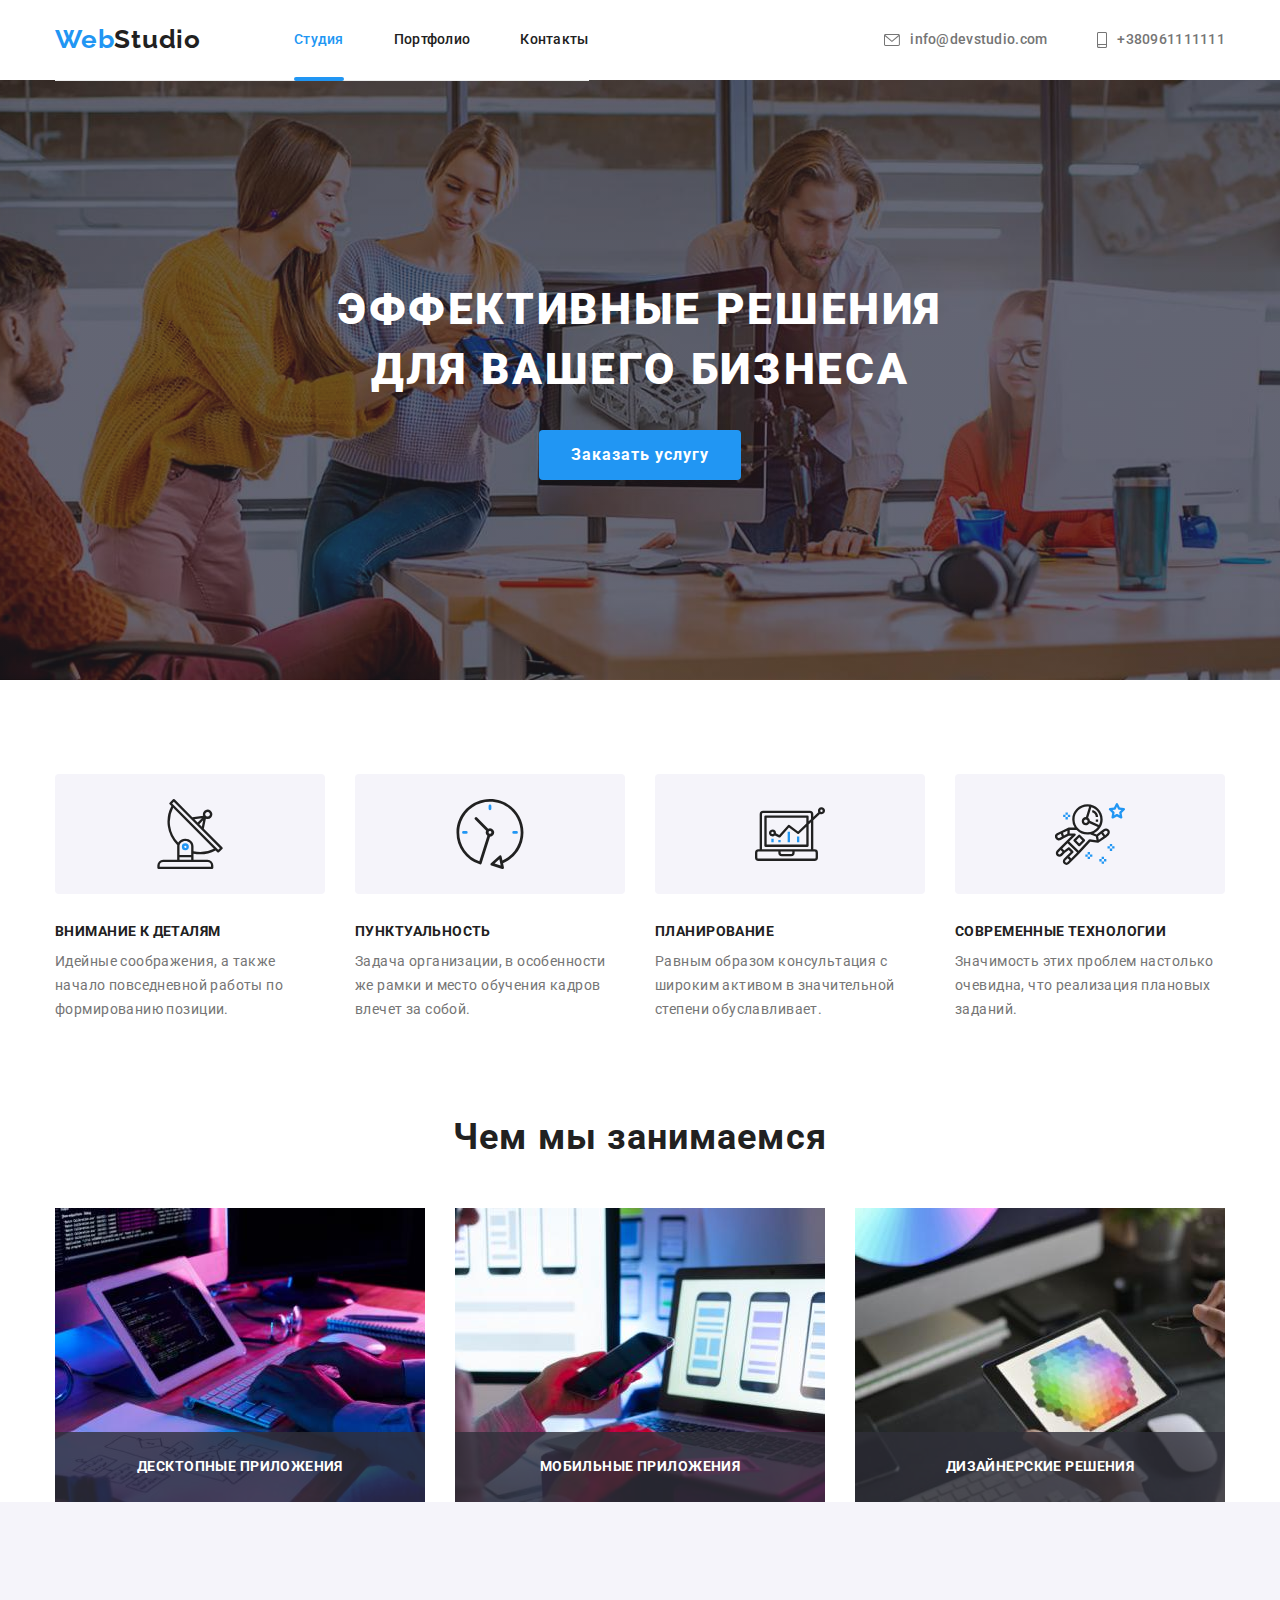
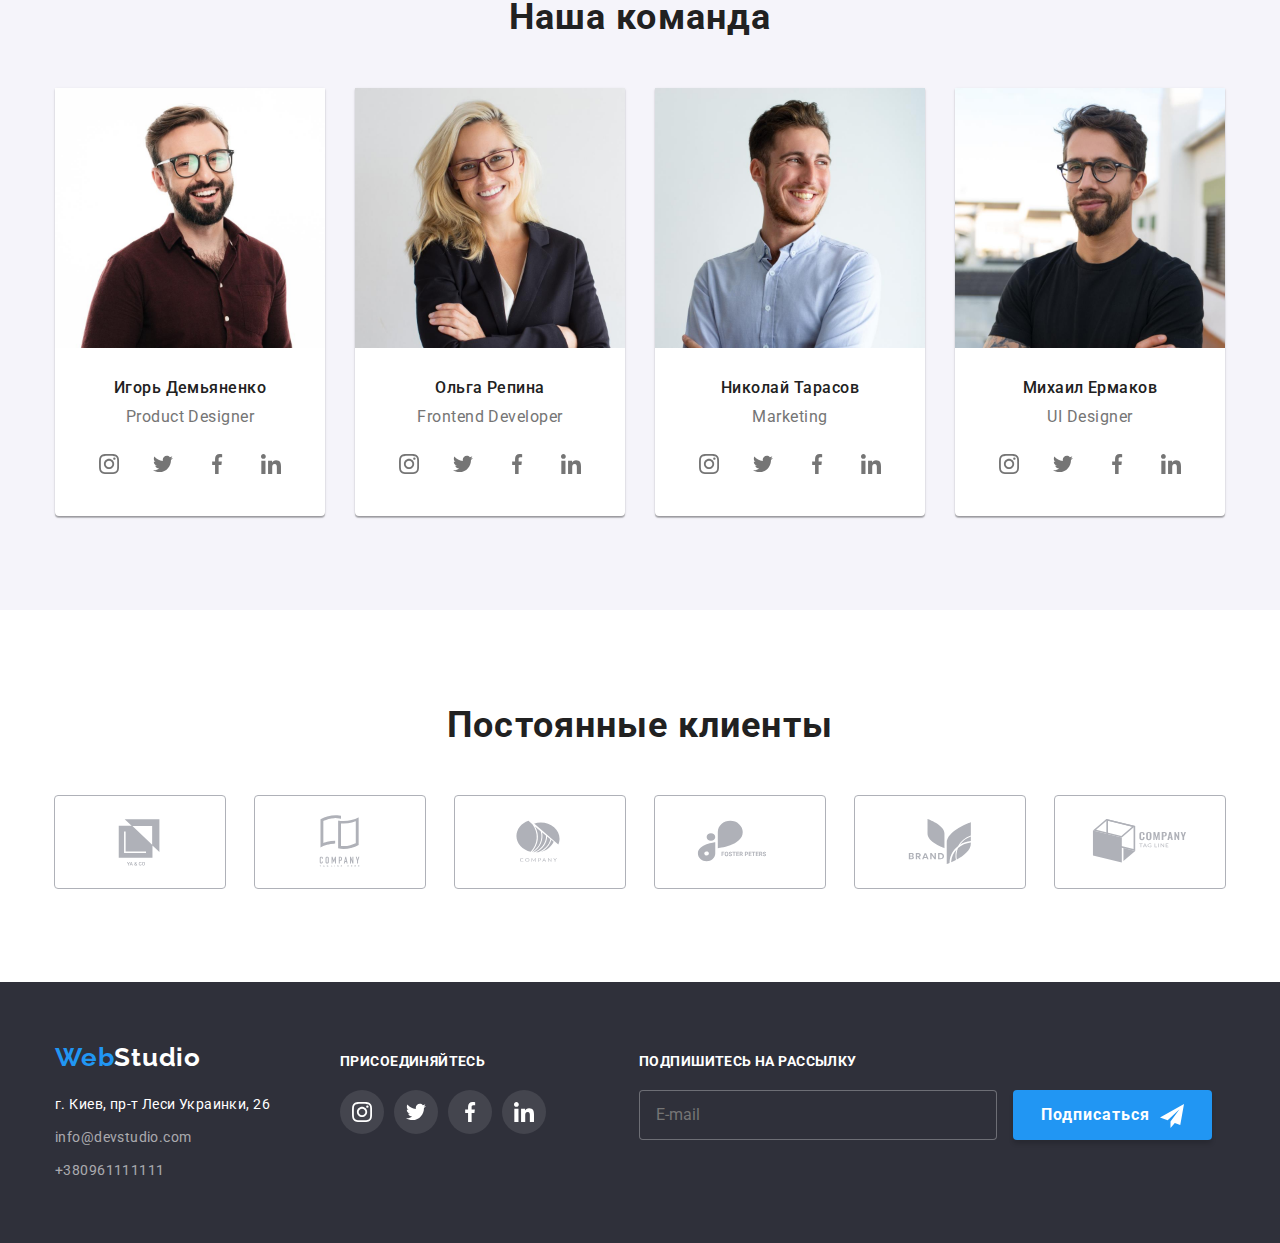
<file: index.html>
<!DOCTYPE html>
<html lang="ru">
<head>
    <meta charset="UTF-8">
    <meta http-equiv="X-UA-Compatible" content="IE=edge">
    <meta name="viewport" content="width=device-width, initial-scale=1.0">
    <title>WebStudio</title>
    <link rel="preconnect" href="https://fonts.googleapis.com">
    <link rel="preconnect" href="https://fonts.gstatic.com" crossorigin>
    <link href="https://fonts.googleapis.com/css2?family=Raleway:wght@700&family=Roboto:wght@400;500;700;900&display=swap"
        rel="stylesheet">
    <link rel="stylesheet" href="https://cdnjs.cloudflare.com/ajax/libs/modern-normalize/1.1.0/modern-normalize.min.css">
    <link rel="stylesheet" href="./css/main.min.css">
</head>

<body>
    <!-- Шапка -->
    <header class="header">
        <div class="container main-nav">
    <nav class="main-nav">
    <a href="/index.html" class="logo">Web<span class="logo-part">Studio</span></a>
    <ul class="site-nav">
        <li class="site-nav__item"><a href="" class="site-nav__link current">Студия</a></li>
        <li class="site-nav__item"><a href="./portfolio.html" class="site-nav__link">Портфолио</a></li>
        <li class="site-nav__item"><a href="" class="site-nav__link">Контакты</a></li>
    </ul>
    </nav>
    <ul class="contacts-nav">
    <li class="contacts-nav__item">
        <a href="mailto:info@devstudio.com" class="contacts-nav__link">
            <svg class="contacts-nav__header-icon" width="16px" height="12px">
                <use href="./images/sprite.svg#icon-envelope"></use>
            </svg>
            info@devstudio.com
        </a>
    </li>
    <li class="contacts-nav__item">
        <a href="tel:+380961111111" class="contacts-nav__link">
            <svg class="contacts-nav__header-icon" width="10px" height="16px">
                <use href="./images/sprite.svg#icon-smartphone"></use>
            </svg>
            +380961111111
        </a>
    </li>
    </ul>
    </div>
    </header>

<main>
    <!-- Герой -->
      <section class="hero">
        <div class="container">
        <h1 class="hero__title">Эффективные решения для вашего бизнеса</h1>
        <button type="button" class="hero__button" data-modal-open>Заказать услугу</button>
    </div>
    <!-- Модальное окно -->
    <div class="backdrop is-hidden" data-modal>
        <div class="modal">
            <button class="modal__button-close" type="button" data-modal-close>
                <svg class="modal__icon-close">
                    <use href="./images/sprite.svg#icon-close"></use>
                </svg>
            </button>

            <p class="modal__title">Оставьте свои данные, мы вам перезвоним</p>
            <form class="modal__form" autocomplete="off">
                <label class="modal-label">
                    <span class="modal-label__title">Имя</span>
                    <input class="modal-label__input" type="text" required>
                    <svg class="modal-label__icon">
                        <use href="./images/sprite.svg#icon-user"></use>
                    </svg>
                </label>
                <label class="modal-label">
                    <span class="modal-label__title">Телефон</span>
                    <input class="modal-label__input" type="tel" required>
                    <svg class="modal-label__icon">
                        <use href="./images/sprite.svg#icon-tel"></use>
                    </svg>
                </label>
                <label class="modal-label">
                    <span class="modal-label__title">Почта</span>
                    <input class="modal-label__input" type="email" required>
                    <svg class="modal-label__icon">
                        <use href="./images/sprite.svg#icon-mail"></use>
                    </svg>
                </label>
                <label class="modal-label">
                    <span class="modal-label__title">Комментарий</span>
                    <textarea class="modal-label__area-text" name="comment" placeholder="Введите текст"></textarea>
                </label>
                <label class="modal-check">
                    <input class="modal-check__checkbox" type="checkbox" required>
                    <span class="modal-check__icon-check"></span>
                    Соглашаюсь с рассылкой и принимаю<a class="modal-check__terms-link" href="#">Условия
                        договора</a>
                </label>
                <button class="modal-button" type="submit">Отправить</button>
                </form>
        </div>
    </div>

    </section>
       <!-- Наши преимущества -->
    <section class="section">
        <div class="container">
    <ul class="benefits">
        <li class="benefits-item">
            <div class="benefits-item__icon-block">
            <svg class="bbenefits-item__icon" width="70px" height="70px">
                <use href="./images/sprite.svg#icon-antenna"></use>
            </svg>
            </div>
            <h2 class="benefits-item__title">Внимание к деталям</h2>
            <p class="benefits-item__text">Идейные соображения, а также начало повседневной работы по формированию позиции.</p>
        </li>
        <li class="benefits-item">
            <div class="benefits-item__icon-block">
            <svg class="benefits-item__icon" width="70px" height="70px">
                <use href="./images/sprite.svg#icon-clock"></use>
            </svg>
            </div>
            <h2 class="benefits-item__title">Пунктуальность</h2>
            <p class="benefits-item__text">Задача организации, в особенности же рамки и место обучения кадров влечет за собой.</p>
        </li>
        <li class="benefits-item">
            <div class="benefits-item__icon-block">
            <svg class="benefits-item__icon" width="70px" height="70px">
                <use href="./images/sprite.svg#icon-diagram"></use>
            </svg>
            </div>
            <h2 class="benefits-item__title">Планирование</h2>
            <p class="benefits-item__text">Равным образом консультация с широким активом в значительной степени обуславливает.</p>
        </li>
        <li class="benefits-item">
            <div class="benefits-item__icon-block">
            <svg class="benefits-item__icon" width="70px" height="70px">
                <use href="./images/sprite.svg#icon-astronaut"></use>
            </svg>
            </div>
            <h2 class="benefits-item__title">Современные технологии</h2>
            <p class="benefits-item__text">Значимость этих проблем настолько очевидна, что реализация плановых заданий.</p>
        </li>
    </ul>
    </div>
</section>
    <!-- Чем мы занимаемся -->
<section class="work">
    <div class="container">
    <h3 class="work__title">Чем мы занимаемся</h3>
    <ul class="work-items">
    <li class="work-items__item">
        <div class="work-items__box-image">
    <img src="./images/box1.jpg" alt="developer" width="370" class="img">
    <div class="work-items__work-box">
        <h3 class="work-items__work-box-title">Десктопные приложения</h3>
    </div>
    </div>
</li>
    <li class="work-items__item">
        <div class="work-items__box-image">
    <img src="./images/box2.jpg" alt="mobile-app" width="370" class="img">
    <div class="work-items__work-box">
        <h3 class="work-items__work-box-title">Мобильные приложения</h3>
    </div>
    </div>
    </li>
    <li class="work-items__item">
        <div class="work-items__box-image">
    <img src="./images/box3.jpg" alt="web-design" width="370" class="img">
    <div class="work-items__work-box">
        <h3 class="work-items__work-box-title">Дизайнерские решения</h3>
    </div>
    </div>
    </li>
    </ul>
    </div>
</section>
    <!-- Наша команда -->
<section class="team section">
    <div class="container">
    <h3 class="team__title">Наша команда</h3>
    <ul class="team-list">

    <li class="team-item">
        <img src="./images/photo1.jpg" alt="product-desinger-photo" width="270" class="img">
        <h4 class="team-item__member">Игорь Демьяненко</h4>
        <p lang="en" class="team-item__profession">Product Designer</p>
        <ul class="team-social list">
            <li class="team-social__item">
                <a href="https://www.instagram.com" class="team-social__link link">
                <svg class="team-social__icon" width="20px" height="20px">
                    <use href="./images/sprite.svg#icon-instagram"></use>
                </svg>
                </a>
            </li>
            <li class="team-social__item">
                <a href="https://www.twitter.com" class="team-social__link link">
                    <svg class="team-social__icon" width="20px" height="20px">
                        <use href="./images/sprite.svg#icon-twitter"></use>
                    </svg>
                </a>
            </li>
            <li class="team-social__item">
                <a href="https://www.facebook.com" class="team-social__link link">
                    <svg class="team-social__icon" width="20px" height="20px">
                        <use href="./images/sprite.svg#icon-facebook"></use>
                    </svg>
                </a>
            </li>
            <li class="team-social__item">
                <a href="https://www.linkedin.com" class="team-social__link link">
                    <svg class="team-social__icon" width="20px" height="20px">
                        <use href="./images/sprite.svg#icon-linkedin"></use>
                    </svg>
                </a>
            </li>
        </ul>
    </li>

    <li class="team-item">
        <img src="./images/photo2.jpg" alt="frontend-developer-photo" width="270" class="img">
        <h4 class="team-item__member">Ольга Репина</h4>
        <p lang="en" class="team-item__profession">Frontend Developer</p>
        <ul class="team-social list">
            <li class="team-social__item">
                <a href="https://www.instagram.com" class="team-social__link link">
                    <svg class="team-social__icon" width="20px" height="20px">
                        <use href="./images/sprite.svg#icon-instagram"></use>
                    </svg>
                </a>
            </li>
            <li class="team-social__item">
                <a href="https://www.twitter.com" class="team-social__link link">
                    <svg class="team-social__icon" width="20px" height="20px">
                        <use href="./images/sprite.svg#icon-twitter"></use>
                    </svg>
                </a>
            </li>
            <li class="team-social__item">
                <a href="https://www.facebook.com" class="team-social__link link">
                    <svg class="team-social__icon" width="20px" height="20px">
                        <use href="./images/sprite.svg#icon-facebook"></use>
                    </svg>
                </a>
            </li>
            <li class="team-social__item">
                <a href="https://www.linkedin.com" class="team-social__link link">
                    <svg class="team-social__icon" width="20px" height="20px">
                        <use href="./images/sprite.svg#icon-linkedin"></use>
                    </svg>
                </a>
            </li>
        </ul>
    </li>

    <li class="team-item">
        <img src="./images/photo3.jpg" alt="marketing-manager-photo" width="270" class="img">
        <h4 class="team-item__member">Николай Тарасов</h4>
        <p lang="en" class="team-item__profession">Marketing</p>
        <ul class="team-social list">
            <li class="team-social__item">
                <a href="https://www.instagram.com" class="team-social__link link">
                    <svg class="team-social__icon" width="20px" height="20px">
                        <use href="./images/sprite.svg#icon-instagram"></use>
                    </svg>
                </a>
            </li>
            <li class="team-social__item">
                <a href="https://www.twitter.com" class="team-social__link link">
                    <svg class="team-social__icon" width="20px" height="20px">
                        <use href="./images/sprite.svg#icon-twitter"></use>
                    </svg>
                </a>
            </li>
            <li class="team-social__item">
                <a href="https://www.facebook.com" class="team-social__link link">
                    <svg class="team-social__icon" width="20px" height="20px">
                        <use href="./images/sprite.svg#icon-facebook"></use>
                    </svg>
                </a>
            </li>
            <li class="team-social__item">
                <a href="https://www.linkedin.com" class="team-social__link link">
                    <svg class="team-social__icon" width="20px" height="20px">
                        <use href="./images/sprite.svg#icon-linkedin"></use>
                    </svg>
                </a>
            </li>
        </ul>
    </li>

    <li class="team-item">
        <img src="./images/photo4.jpg" alt="ui-designer-photo" width="270" class="img">
        <h4 class="team-item__member">Михаил Ермаков</h4>
        <p lang="en" class="team-item__profession">UI Designer</p>
        <ul class="team-social list">
            <li class="team-social__item">
                <a href="https://www.instagram.com" class="team-social__link link">
                    <svg class="team-social__icon" width="20px" height="20px">
                        <use href="./images/sprite.svg#icon-instagram"></use>
                    </svg>
                </a>
            </li>
            <li class="team-social__item">
                <a href="https://www.twitter.com" class="team-social__link link">
                    <svg class="team-social__icon" width="20px" height="20px">
                        <use href="./images/sprite.svg#icon-twitter"></use>
                    </svg>
                </a>
            </li>
            <li class="team-social__item">
                <a href="https://www.facebook.com" class="team-social__link link">
                    <svg class="team-social__icon" width="20px" height="20px">
                        <use href="./images/sprite.svg#icon-facebook"></use>
                    </svg>
                </a>
            </li>
            <li class="team-social__item">
                <a href="https://www.linkedin.com" class="team-social__link link">
                    <svg class="team-social__icon" width="20px" height="20px">
                        <use href="./images/sprite.svg#icon-linkedin"></use>
                    </svg>
                </a>
            </li>
        </ul>
    </li>
    </ul>
    </div>
    </section>
    <!-- Постоянные клиенты -->
<section class="clients section">
    <div class="container">
        <h3 class="clients__title">Постоянные клиенты</h3>
        <ul class="clients-list">
            <li class="clients-item">
        <div class="clients-item__icon-block">
        <a href="" class="clients-item__link">
        <svg class="clients-item__icon" width="106px" height="60px">
        <use href="./images/sprite.svg#icon-Logo-1"></use>
        </svg>
        </a>
        </div>
            </li>
            <li class="clients-item">
                <div class="clients-item__icon-block">
                    <a href="" class="clients-item__link">
                        <svg class="clients-item__icon" width="106px" height="60px">
                            <use href="./images/sprite.svg#icon-Logo-2"></use>
                        </svg>
                    </a>
                </div>
            </li>
            <li class="clients-item">
                <div class="clients-item__icon-block">
                    <a href="" class="clients-item__link">
                        <svg class="clients-item__icon" width="106px" height="60px">
                            <use href="./images/sprite.svg#icon-Logo-3"></use>
                        </svg>
                    </a>
                </div>
            </li>
            <li class="clients-item">
                <div class="clients-item__icon-block">
                    <a href="" class="clients-item__link">
                        <svg class="clients-item__icon" width="106px" height="60px">
                            <use href="./images/sprite.svg#icon-Logo-4"></use>
                        </svg>
                    </a>
                </div>
            </li>
            <li class="clients-item">
                <div class="clients-item__icon-block">
                    <a href="" class="clients-item__link">
                        <svg class="clients-item__icon" width="106px" height="60px">
                            <use href="./images/sprite.svg#icon-Logo-5"></use>
                        </svg>
                    </a>
                </div>
            </li>
            <li class="clients-item">
                <div class="clients-item__icon-block">
                    <a href="" class="clients-item__link">
                        <svg class="clients-item__icon" width="106px" height="60px">
                            <use href="./images/sprite.svg#icon-Logo-6"></use>
                        </svg>
                    </a>
                </div>
            </li>
        </ul>
    </div>
    </section>
</main>
    <!-- Подвал -->
<footer class="footer-main">
    <div class="container footer">
        <div class="footer-nav">
    <a href="/index.html" class="logo">Web<span class="logo-part-2">Studio</span></a>
    <address>
    <ul class="address-list list">
        <li class="address-list__item">
            <a href="https://www.google.com.ua/maps/place/%D0%B1%D1%83%D0%BB.+%D0%9B%D0%B5%D1%81%D0%B8+%D0%A3%D0%BA%D1%80%D0%B0%D0%B8%D0%BD%D0%BA%D0%B8,+26,+%D0%9A%D0%B8%D0%B5%D0%B2,+02000/@50.4265841,30.5361971,17z/data=!3m1!4b1!4m5!3m4!1s0x40d4cf0e033ecbe9:0x57a4dffefec77da0!8m2!3d50.4265807!4d30.5383858?hl=ru" target="_blank" class="address-list__actual-address">г. Киев, пр-т Леси Украинки, 26</a>
        </li>
        <li class="address-list__item">
            <a href="mailto:info@devstudio.com" class="address-list__contacts">info@devstudio.com</a>
        </li>
        <li class="address-list__item">
            <a href="tel:+380961111111" class="address-list__contacts">+380961111111</a>
        </li>
    </ul>
    </address>
    </div>

    <div class="connection">
        <h3 class="conection__title">Присоединяйтесь</h3>
        <ul class="connection-social">
            <li class="connection-social__item">
                <a href="https://www.instagram.com" class="connection-social__link">
                    <svg class="connection-social__icon" width="20px" height="20px">
                        <use href="./images/sprite.svg#icon-instagram"></use>
                    </svg>
                </a>
            </li>
            <li class="connection-social__item">
                <a href="https://www.twitter.com" class="connection-social__link">
                    <svg class="connection-social__icon" width="20px" height="20px">
                        <use href="./images/sprite.svg#icon-twitter"></use>
                    </svg>
                </a>
            </li>
            <li class="connection-social__item">
                <a href="https://www.facebook.com" class="connection-social__link">
                    <svg class="connection-social__icon" width="20px" height="20px">
                        <use href="./images/sprite.svg#icon-facebook"></use>
                    </svg>
                </a>
            </li>
            <li class="connection-social__item">
                <a href="https://www.linkedin.com" class="connection-social__link">
                    <svg class="connection-social__icon" width="20px" height="20px">
                        <use href="./images/sprite.svg#icon-linkedin"></use>
                    </svg>
                </a>
            </li>
        </ul>
    </div>

    <div class="mailing">
        <h3 class="mailing__title">Подпишитесь на рассылку</h3>
        <form class="mailing-form">
           <input type="text" name="mailing" placeholder="E-mail" autocomplete="off" class="mailing-form__footer-input"/>
           <button type="submit" class="mailing-form__footer-button">Подписаться<svg class="mailing-form__icon-send" width="24" height="24">
                <use href="./images/sprite.svg#icon-send"></use>
                </svg>
           </button>
        </form>
    </div>
</div>
    </footer>

    <script src="./js/modal.js"></script>
</body>
</html>
</file>
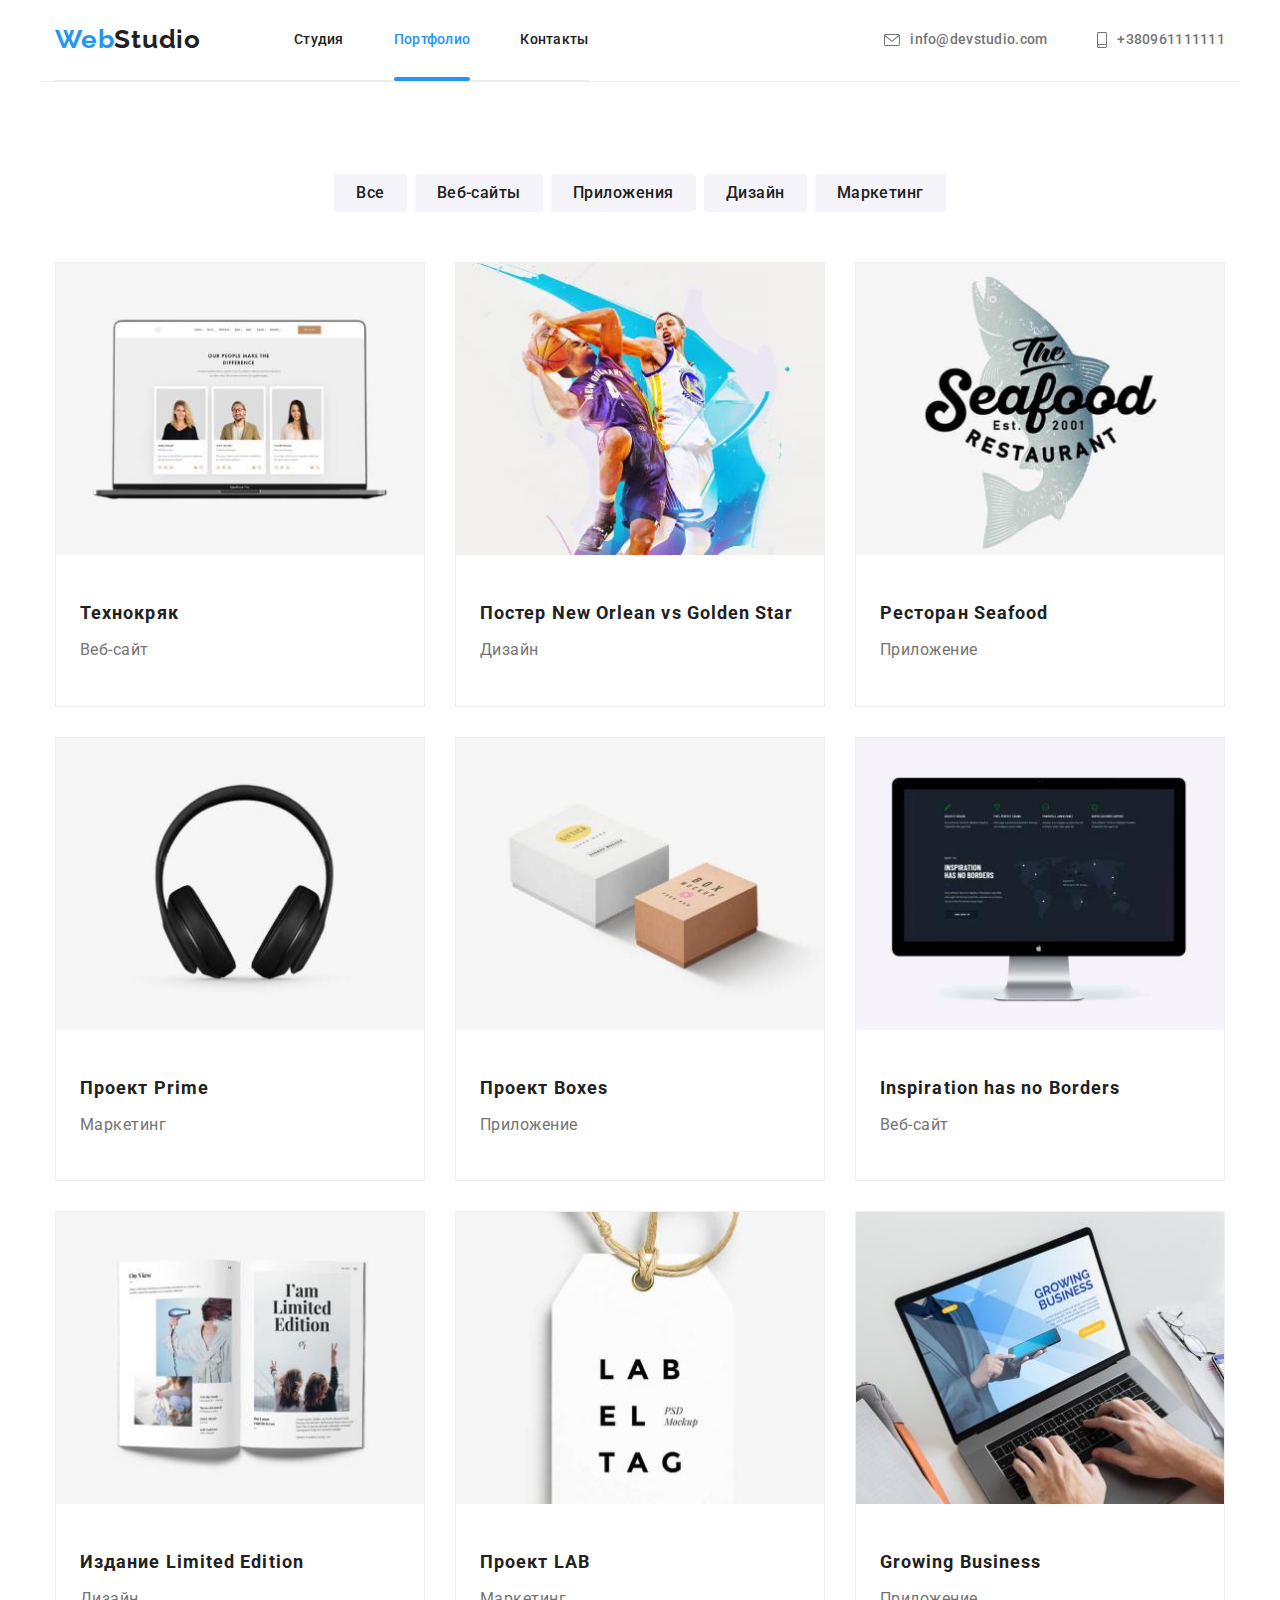
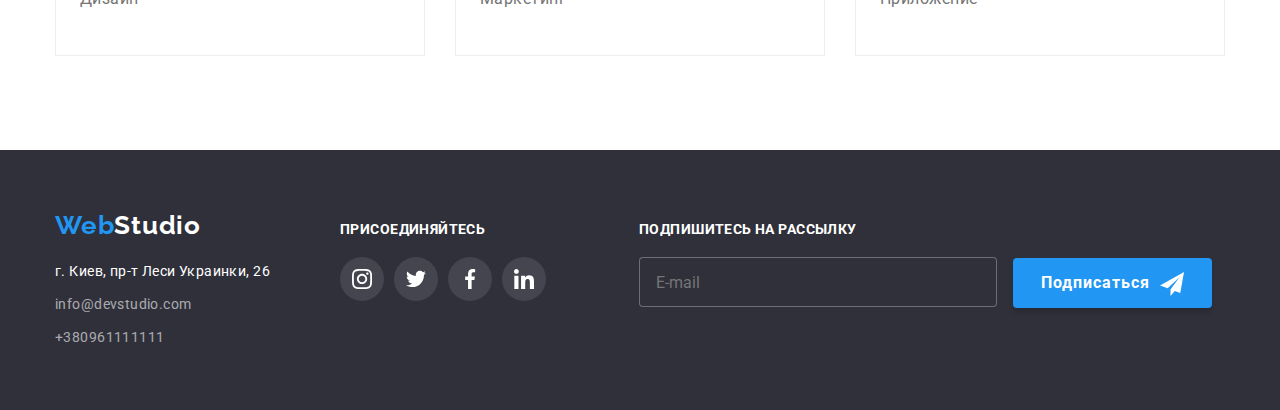
<file: portfolio.html>
<!DOCTYPE html>
<html lang="ru">

<head>
    <meta charset="UTF-8">
    <meta http-equiv="X-UA-Compatible" content="IE=edge">
    <meta name="viewport" content="width=device-width, initial-scale=1.0">
    <title>WebStudio</title>
    <link rel="preconnect" href="https://fonts.googleapis.com">
    <link rel="preconnect" href="https://fonts.gstatic.com" crossorigin>
    <link href="https://fonts.googleapis.com/css2?family=Raleway:wght@700&family=Roboto:wght@400;500;700;900&display=swap"
        rel="stylesheet">
    <link rel="stylesheet" href="https://cdnjs.cloudflare.com/ajax/libs/modern-normalize/1.1.0/modern-normalize.min.css">
    <link rel="stylesheet" href="./css/main.min.css">
</head>

<body>
    <!-- Шапка -->
    <header class="header">
        <div class="container main-nav">
            <nav class="main-nav">
                <a href="/index.html" class="logo">Web<span class="logo-part">Studio</span></a>
                <ul class="site-nav">
                    <li class="site-nav__item"><a href="./index.html" class="site-nav__link">Студия</a></li>
                    <li class="site-nav__item"><a href="" class="site-nav__link current">Портфолио</a></li>
                    <li class="site-nav__item"><a href="" class="site-nav__link">Контакты</a></li>
                </ul>
            </nav>
            <ul class="contacts-nav">
                <li class="contacts-nav__item">
                    <a href="mailto:info@devstudio.com" class="contacts-nav__link">
                        <svg class="contacts-nav__header-icon" width="16px" height="12px">
                            <use href="./images/sprite.svg#icon-envelope"></use>
                        </svg>
                        info@devstudio.com
                    </a>
                </li>
                <li class="contacts-nav__item">
                    <a href="tel:+380961111111" class="contacts-nav__link">
                        <svg class="contacts-nav__header-icon" width="10px" height="16px">
                            <use href="./images/sprite.svg#icon-smartphone"></use>
                        </svg>
                        +380961111111
                    </a>
                </li>
            </ul>
        </div>
    </header>

    <!-- Портфолио -->
    <main>
        <section class="section">
    <div class="container">
        <ul class="buttons">
            <li class="buttons__item"><button type="button" class="buttons__btn">Все</button></li>
            <li class="buttons__item"><button type="button" class="buttons__btn">Веб-сайты</button></li>
            <li class="buttons__item"><button type="button" class="buttons__btn">Приложения</button></li>
            <li class="buttons__item"><button type="button" class="buttons__btn">Дизайн</button></li>
            <li class="buttons__item"><button type="button" class="buttons__btn">Маркетинг</button></li>
        </ul>   
       
        <ul class="gallery">
            <li class="gallery-item">
                <a href="" class="gallery-item__link">
                    <div class="overlay">
                <img src="./images/portfolio1.jpg" alt="notebook" width="370" class="img">
                <p class="overlay__text">Технокряк это современная площадка распространения коронавируса. Компании используют эту платформу для цифрового
                шпионажа и атак на защищённые сервера конкурентов.</p>
                </div>
                <div class="gallery-item__description">
                <h2 class="gallery-item__title">Технокряк</h2>
                <p class="gallery-item__text">Веб-сайт</p>
                </div>
                </a>
            </li>
            <li class="gallery-item">
                <a href="" class="gallery-item__link">
                    <div class="overlay">
                <img src="./images/portfolio2.jpg" alt="nba-stars" width="370" class="img">
                <p class="overlay__text">Ничего так постер - красочный, эмоциональный.</p>
                </div>
                <div class="gallery-item__description">
                <h2 class="gallery-item__title">Постер New Orlean vs Golden Star</h2>
                <p class="gallery-item__text">Дизайн</p>
                </div>
                </a>
            </li>
            <li class="gallery-item">
                <a href="" class="gallery-item__link">
                    <div class="overlay">
                <img src="./images/portfolio3.jpg" alt="fish" width="370" class="img">
                <p class="overlay__text">Наверное хороший рестик, раз сделали свое приложение.</p>
                </div>
                <div class="gallery-item__description">
                <h2 class="gallery-item__title">Ресторан Seafood</h2>
                <p class="gallery-item__text">Приложение</p>
                </div>
                </a>
            </li>
            <li class="gallery-item">
                <a href="" class="gallery-item__link">
                    <div class="overlay">
                <img src="./images/portfolio4.jpg" alt="headphones" width="370" class="img">
                <p class="overlay__text">Prime Prime Prime Prime Prime Prime Prime Prime.</p>
                </div>
                <div class="gallery-item__description">
                <h2 class="gallery-item__title">Проект Prime</h2>
                <p class="gallery-item__text">Маркетинг</p>
                </div>
                </a>
            </li>
            <li class="gallery-item">
                <a href="" class="gallery-item__link">
                    <div class="overlay">
                <img src="./images/portfolio5.jpg" alt="boxes" width="370" class="img">
                <p class="overlay__text">Коробки Коробки Коробки Коробки Коробки Коробки.</p>
                </div>
                <div class="gallery-item__description">
                <h2 class="gallery-item__title">Проект Boxes</h2>
                <p class="gallery-item__text">Приложение</p>
                </div>
                </a>
            </li>
            <li class="gallery-item">
                <a href="" class="gallery-item__link">
                    <div class="overlay">
                <img src="./images/portfolio6.jpg" alt="monitor" width="370" class="img">
                <p class="overlay__text">Inspiration has no Borders Inspiration has no Borders.</p>
                </div>
                <div class="gallery-item__description">
                <h2 class="gallery-item__title">Inspiration has no Borders</h2>
                <p class="gallery-item__text">Веб-сайт</p>
                </div>
                </a>
            </li>
            <li class="gallery-item">
                <a href="" class="gallery-item__link">
                    <div class="overlay">
                <img src="./images/portfolio7.jpg" alt="magazine" width="370" class="img">
                <p class="overlay__text">Limited Edition Limited Edition Limited Edition Limited Edition.</p>
                </div>
                <div class="gallery-item__description">
                <h2 class="gallery-item__title">Издание Limited Edition</h2>
                <p class="gallery-item__text">Дизайн</p>
                </div>
                </a>
            </li>
            <li class="gallery-item">
                <a href="" class="gallery-item__link">
                    <div class="overlay">
                <img src="./images/portfolio8.jpg" alt="label" width="370" class="img">
                <p class="overlay__text">Label TAG Label TAG Label TAG Label TAG Label TAG Label TAG.</p>
                </div>
                <div class="gallery-item__description">
                <h2 class="gallery-item__title">Проект LAB</h2>
                <p class="gallery-item__text">Маркетинг</p>
                </div>
                </a>
            </li>
            <li class="gallery-item">
                <a href="" class="gallery-item__link">
                    <div class="overlay">
                <img src="./images/portfolio9.jpg" alt="laptop" width="370" class="img">
                <p class="overlay__text">Growing Business Growing Business Growing Business Growing Business.</p>
                </div>
                <div class="gallery-item__description">
                <h2 class="gallery-item__title">Growing Business</h2>
                <p class="gallery-item__text">Приложение</p>
                </div>
                </a>
            </li>
        </ul>
        </div>
       </section>
    </main>
    <!-- Подвал -->
<footer class="footer-main">
    <div class="container footer">
        <div class="footer-nav">
            <a href="/index.html" class="logo">Web<span class="logo-part-2">Studio</span></a>
            <address>
                <ul class="address-list list">
                    <li class="address-list__item">
                        <a href="https://www.google.com.ua/maps/place/%D0%B1%D1%83%D0%BB.+%D0%9B%D0%B5%D1%81%D0%B8+%D0%A3%D0%BA%D1%80%D0%B0%D0%B8%D0%BD%D0%BA%D0%B8,+26,+%D0%9A%D0%B8%D0%B5%D0%B2,+02000/@50.4265841,30.5361971,17z/data=!3m1!4b1!4m5!3m4!1s0x40d4cf0e033ecbe9:0x57a4dffefec77da0!8m2!3d50.4265807!4d30.5383858?hl=ru"
                            target="_blank" class="address-list__actual-address">г. Киев, пр-т Леси Украинки, 26</a>
                    </li>
                    <li class="address-list__item">
                        <a href="mailto:info@devstudio.com" class="address-list__contacts">info@devstudio.com</a>
                    </li>
                    <li class="address-list__item">
                        <a href="tel:+380961111111" class="address-list__contacts">+380961111111</a>
                    </li>
                </ul>
            </address>
        </div>

        <div class="connection">
            <h3 class="conection__title">Присоединяйтесь</h3>
            <ul class="connection-social">
                <li class="connection-social__item">
                    <a href="https://www.instagram.com" class="connection-social__link">
                        <svg class="connection-social__icon" width="20px" height="20px">
                            <use href="./images/sprite.svg#icon-instagram"></use>
                        </svg>
                    </a>
                </li>
                <li class="connection-social__item">
                    <a href="https://www.twitter.com" class="connection-social__link">
                        <svg class="connection-social__icon" width="20px" height="20px">
                            <use href="./images/sprite.svg#icon-twitter"></use>
                        </svg>
                    </a>
                </li>
                <li class="connection-social__item">
                    <a href="https://www.facebook.com" class="connection-social__link">
                        <svg class="connection-social__icon" width="20px" height="20px">
                            <use href="./images/sprite.svg#icon-facebook"></use>
                        </svg>
                    </a>
                </li>
                <li class="connection-social__item">
                    <a href="https://www.linkedin.com" class="connection-social__link">
                        <svg class="connection-social__icon" width="20px" height="20px">
                            <use href="./images/sprite.svg#icon-linkedin"></use>
                        </svg>
                    </a>
                </li>
            </ul>
        </div>

        <div class="mailing">
            <h3 class="mailing__title">Подпишитесь на рассылку</h3>
            <form class="mailing-form">
                <input type="text" name="mailing" placeholder="E-mail" autocomplete="off"
                    class="mailing-form__footer-input" />
                <button type="submit" class="mailing-form__footer-button">Подписаться<svg
                        class="mailing-form__icon-send" width="24" height="24">
                        <use href="./images/sprite.svg#icon-send"></use>
                    </svg>
                </button>
            </form>
        </div>
    </div>
</footer>

</body>

</html>
</file>
<file: css/main.min.css>
:root{--primary-text-color: #212121;--secondary-text-color: #757575;--accent-color: #2196f3;--primary-white-color: #ffffff;--secondary-bg-color: #2f303a}html{box-sizing:border-box}*,*::before,*::after{box-sizing:inherit}body{background:var(--primary-white-color);font-family:Roboto, sans-serif}p,h1,h2,h3,h4,h5,h6{margin:0}ul{padding:0;margin:0;list-style:none}.container{margin:0 auto;max-width:1200px;padding-left:15px;padding-right:15px}.section{padding-top:94px;padding-bottom:94px}.img{display:block;max-width:100%;height:auto}.header{max-height:80px;margin:0}.main-nav{display:flex;align-content:center;align-self:center;justify-content:center;border-bottom:1px solid #ececec}.logo{align-self:center;padding-top:24px;padding-bottom:25px;color:var(--accent-color);text-decoration:none;font-style:normal;font-weight:700;font-size:26px;line-height:1.19;letter-spacing:0.03em;font-family:Raleway}.logo-part{color:var(--primary-text-color)}.site-nav__link{display:block;padding-top:32px;padding-bottom:32px;color:var(--primary-text-color);font-family:Roboto;font-style:normal;font-weight:500;font-size:14px;line-height:1.14;letter-spacing:0.02em;text-decoration:none;transition:color 250ms cubic-bezier(0.4, 0, 0.2, 1)}.site-nav__link:hover,.site-nav__link:focus{color:var(--accent-color)}.site-nav__link.current{position:relative;color:var(--accent-color)}.site-nav__link.current::after{content:"";position:absolute;bottom:-1px;display:block;width:100%;height:4px;background-color:var(--accent-color);border-radius:2px}.site-nav{display:flex;margin-left:93px}.site-nav__item{margin-right:50px}.site-nav__item:last-child{margin-right:0}.contacts-nav{display:flex;margin-left:auto;align-self:center}.contacts-nav__item+.contacts-nav__item{margin-left:50px}.contacts-nav__link{display:inline-flex;align-items:center;padding-top:32px;padding-bottom:32px;color:var(--secondary-text-color);font-family:Roboto;font-style:normal;font-weight:500;font-size:14px;line-height:1.14;letter-spacing:0.02em;text-decoration:none;transition:color 250ms cubic-bezier(0.4, 0, 0.2, 1)}.contacts-nav__link:hover,.contacts-nav__link:focus{color:var(--accent-color)}.contacts-nav__header-icon{margin-right:10px;fill:var(--secondary-text-color)}.contacts-nav__link:hover .contacts-nav__header-icon,.contacts-nav__link:focus .contacts-nav__header-icon{fill:var(--accent-color)}.hero{max-width:1600px;max-height:600px;padding-top:200px;padding-bottom:200px;margin:0 auto;text-align:center;background-color:#c4c4c4;background-image:linear-gradient(rgba(47,48,58,0.4), rgba(47,48,58,0.4)),url(../images/herobg.jpg);background-repeat:no-repeat;background-size:cover;background-position:center}.hero .container{display:flex;flex-direction:column;align-items:center}.hero__title{margin-bottom:30px;max-width:696px;color:var(--primary-white-color);font-family:Roboto;font-weight:900;font-size:44px;line-height:1.36;text-align:center;letter-spacing:0.06em;text-transform:uppercase}.hero__button{padding:10px 32px;background-color:var(--accent-color);color:var(--primary-white-color);font-family:Roboto;font-weight:700;font-size:16px;line-height:1.88;text-align:center;letter-spacing:0.06em;border-radius:4px;border:none;cursor:pointer}.backdrop{position:fixed;top:0;left:0;width:100%;height:100%;z-index:5;background-color:rgba(0,0,0,0.2);transition:opacity 250ms cubic-bezier(0.4, 0, 0.2, 1),visibility 250ms cubic-bezier(0.4, 0, 0.2, 1)}.backdrop.is-hidden{opacity:0;visibility:hidden;pointer-events:none}.modal{position:absolute;top:50%;left:50%;width:528px;min-height:581px;padding:40px;background-color:var(--primary-white-color);box-shadow:0px 1px 3px rgba(0,0,0,0.12),0px 1px 1px rgba(0,0,0,0.14),0px 2px 1px rgba(0,0,0,0.2);border-radius:4px;transform:translate(-50%, -50%);transition:transform 250ms cubic-bezier(0.4, 0, 0.2, 1),box-shadow 250ms cubic-bezier(0.4, 0, 0.2, 1)}.backdrop.is-hidden .modal{transform:translate(-50%, -50%) scale(0.7)}.modal__button-close{position:absolute;top:0;right:0;width:30px;height:30px;margin:8px 8px;display:flex;align-items:center;justify-content:center;background-color:#ffffff;border:1px solid rgba(0,0,0,0.1);box-sizing:border-box;border-radius:50%;cursor:pointer}.modal__icon-close{width:18px;height:18px;fill:#000000;transition:fill 250ms cubic-bezier(0.4, 0, 0.2, 1)}.modal__button-close:hover .modal__icon-close{fill:var(--accent-color)}.modal__title{margin-bottom:12px;font-weight:bold;font-size:20px;line-height:1.15;text-align:center;letter-spacing:0.03em;color:var(--primary-text-color)}.modal__form{display:flex;flex-direction:column;width:448px}.modal-label{display:block;position:relative;margin-bottom:15px;font-size:12px;line-height:14px;letter-spacing:0.01em;color:var(--secondary-text-color)}.modal-label:focus-within{border-color:var(--accent-color);fill:var(--accent-color);outline:none}.modal-label__title{position:absolute;top:0;left:0;transform:translateY(-70%)}.modal-label__input{margin-top:4px;padding-left:44px;width:100%;height:40px;border:1px solid rgba(33,33,33,0.2);box-sizing:border-box;border-radius:4px;cursor:pointer}.modal-label:focus-within .modal-label__input{border-color:var(--accent-color);fill:var(--accent-color);outline:none}.modal-label__icon{position:absolute;top:33%;left:12px;width:18px;height:18px;cursor:pointer}.modal-label__area-text{width:100%;height:120px;margin-top:4px;padding:12px 16px;border:1px solid rgba(33,33,33,0.2);box-sizing:border-box;border-radius:4px;resize:none}.modal-label__area-text:focus{border-color:var(--accent-color);fill:var(--accent-color);outline:none}.modal-label__area-text::placeholder{font-size:14px;line-height:1.14;letter-spacing:0.01em;color:rgba(117,117,117,0.5)}.modal-check{display:flex;justify-content:center;align-items:center;font-size:14px;line-height:1.71;color:var(--secondary-text-color);cursor:pointer}.modal-check__checkbox{-webkit-appearance:none;-moz-appearance:none;appearance:none;position:absolute}.modal-check__icon-check{width:16px;height:15px;margin-right:8px;border:2px solid var(--primary-text-color);border-radius:2px;transition:border-color 250ms cubic-bezier(0.4, 0, 0.2, 1),background-color 250ms cubic-bezier(0.4, 0, 0.2, 1)}.modal-check__checkbox:checked+.modal-check__icon-check{border-color:var(--accent-color);background-color:var(--accent-color);background-image:url("../images/check.svg");background-size:contain;background-origin:border-box}.modal-check__terms-link{font-size:14px;line-height:1.71;letter-spacing:0.03em;text-decoration-line:underline;color:var(--accent-color)}.modal-button{width:200px;height:50px;margin:30px auto 40px auto;font-weight:700;font-size:16px;line-height:1.87;letter-spacing:0.06em;color:var(--primary-white-color);background:var(--accent-color);border-radius:4px;transition:box-shadow 250ms cubic-bezier(0.4, 0, 0.2, 1);cursor:pointer}.modal-button:hover,.modal-button:focus{box-shadow:0px 4px 4px rgba(0,0,0,0.15)}.benefits{display:flex}.benefits-item{width:270px;margin-right:30px}.benefits-item:last-child{margin-right:0}.benefits-item__title{margin-top:0;margin-bottom:0;padding-bottom:10px;font-family:Roboto;font-style:normal;font-weight:700;font-size:14px;line-height:1.14;letter-spacing:0.03em;text-transform:uppercase;color:var(--primary-text-color)}.benefits-item__text{margin-top:0;margin-bottom:0;font-family:Roboto;font-style:normal;font-weight:400;font-size:14px;line-height:1.71;letter-spacing:0.03em;color:var(--secondary-text-color)}.benefits-item__icon-block{display:flex;align-items:center;justify-content:center;width:270px;height:120px;background-color:#f5f4fa;border-radius:4px;margin-bottom:30px}.work__title{margin-top:0;margin-bottom:50px;font-family:Roboto;font-style:normal;font-weight:700;font-size:36px;line-height:1.17;text-align:center;letter-spacing:0.03em;color:var(--primary-text-color)}.work-items{display:flex}.work-items__item{width:370px;margin-right:30px}.work-items__item:last-child{margin-right:0}.work-items__box-image{position:relative}.work-items__work-box{position:absolute;bottom:0;right:0;display:flex;justify-content:center;align-items:center;width:100%;height:70px;background-color:rgba(47,48,58,0.8)}.work-items__work-box-title{font-weight:700;font-size:14px;line-height:1.14;text-align:center;letter-spacing:0.03em;text-transform:uppercase;color:var(--primary-white-color)}.team{background-color:#f5f4fa}.team__title{margin-bottom:50px;font-weight:700;font-size:36px;line-height:1.17;text-align:center;letter-spacing:0.03em;color:var(--primary-text-color)}.team-item__member{margin-top:30px;margin-bottom:10px;font-family:Roboto;font-style:normal;font-weight:500;font-size:16px;line-height:1.19;text-align:center;letter-spacing:0.03em;color:var(--primary-text-color)}.team-item__profession{margin-top:0;margin-bottom:0;font-family:Roboto;font-style:normal;font-weight:400;font-size:16px;line-height:1.19;text-align:center;letter-spacing:0.03em;color:var(--secondary-text-color)}.team-list{display:flex}.team-list .team-item{width:370px;margin-right:30px;background-color:var(--primary-white-color);box-shadow:0px 1px 3px rgba(0,0,0,0.12),0px 1px 1px rgba(0,0,0,0.14),0px 2px 1px rgba(0,0,0,0.2);border-radius:0px 0px 4px 4px}.team-list .team-item:last-child{margin-right:0}.team-social{display:flex;padding:16px 32px 30px 32px}.team-social__item{margin-right:10px}.team-social__item:last-child{margin-right:0}.team-social__link{display:inline-flex;align-items:center;justify-content:center;width:44px;height:44px;background-color:var(--primary-white-color);border-radius:50%;transition:color 250ms cubic-bezier(0.4, 0, 0.2, 1)}.team-social__link:hover,.team-social__link:focus{background-color:var(--accent-color)}.team-social__icon{fill:var(--secondary-text-color);transition:fill 250ms cubic-bezier(0.4, 0, 0.2, 1)}.team-social__link:hover .team-social__icon,.team-social__link:focus .team-social__icon{fill:var(--primary-white-color)}.clients{background-color:var(--primary-white-color)}.clients__title{margin-bottom:50px;font-weight:700;font-size:36px;line-height:1.17;text-align:center;letter-spacing:0.03em;color:var(--primary-text-color)}.clients-list{display:flex}.clients-item{margin-right:30px}.clients-item:last-child{margin-right:0}.clients-item__icon-block{display:flex;align-items:center;justify-content:center;width:170px;height:92px;background-color:var(--primary-white-color)}.clients-item__link{display:inline-flex;padding:16px 32px;border:1px solid #afb1b8;box-sizing:border-box;border-radius:4px;transition:color 250ms cubic-bezier(0.4, 0, 0.2, 1)}.clients-item__link:hover,.clients-item__link:focus{border:1px solid var(--accent-color)}.clients-item__icon{fill:#afb1b8;transition:fill 250ms cubic-bezier(0.4, 0, 0.2, 1)}.clients-item__link:hover .clients-item__icon{fill:var(--accent-color)}.footer-main{padding-top:60px;padding-bottom:60px;background-color:var(--secondary-bg-color)}.footer{display:flex;align-items:baseline}.footer-nav .logo{display:block;margin-bottom:20px;padding-top:0;padding-bottom:0}.logo-part-2{color:var(--primary-white-color)}.address-list__actual-address{font-family:Roboto;font-style:normal;font-weight:400;font-size:14px;line-height:1.71;letter-spacing:0.03em;color:var(--primary-white-color);text-decoration:none}.address-list__contacts{font-family:Roboto;font-style:normal;font-weight:400;font-size:14px;line-height:1.71;letter-spacing:0.03em;color:rgba(255,255,255,0.6);text-decoration:none;transition:color 250ms cubic-bezier(0.4, 0, 0.2, 1)}.address-list__contacts:hover,.address-list__contacts:focus{color:var(--accent-color)}.address-list__item{margin-bottom:9px}.address-list__item:last-child{margin-bottom:0}.connection{width:206px;height:80px;margin-left:70px}.conection__title{margin-bottom:20px;font-weight:700;font-size:14px;line-height:1.14;letter-spacing:0.03em;text-transform:uppercase;color:var(--primary-white-color)}.connection-social{display:flex}.connection-social__item{margin-right:10px}.connection-social__item:last-child{margin-right:0}.connection-social__link{display:inline-flex;align-items:center;justify-content:center;width:44px;height:44px;background-color:rgba(255,255,255,0.1);border-radius:50%;transition:background-color 250ms cubic-bezier(0.4, 0, 0.2, 1)}.connection-social__link:hover,.connection-social__link:focus{background-color:var(--accent-color)}.connection-social__icon{fill:var(--primary-white-color)}.mailing{min-width:570px;height:86px;margin-left:93px}.mailing-form{margin-left:auto}.mailing__title{margin-bottom:20px;font-weight:700;font-size:14px;line-height:1.14;letter-spacing:0.03em;text-transform:uppercase;color:var(--primary-white-color)}.mailing-form__footer-input{width:358px;height:50px;padding:15px 16px;line-height:1.25;color:rgba(255,255,255,0.6);background-color:#2f303a;border:1px solid rgba(255,255,255,0.3);box-sizing:border-box;border-radius:4px}.mailing-form__footer-button{max-width:200px;height:50px;padding:10px 28px;margin-left:12px;font-weight:700;font-size:16px;line-height:1.88;text-align:center;letter-spacing:0.06em;background-color:var(--accent-color);color:var(--primary-white-color);box-shadow:0px 4px 4px rgba(0,0,0,0.15);border-radius:4px;border:none;cursor:pointer}.mailing-form__icon-send{margin-left:10px;vertical-align:middle}.buttons{display:flex;justify-content:center;margin-bottom:50px}.buttons__item:not(:last-child){margin-right:8px}.buttons__btn{padding:6px 22px;font-family:Roboto;font-weight:500;font-size:16px;line-height:1.63;text-align:center;letter-spacing:0.03em;color:var(--primary-text-color);background-color:#f5f4fa;border-radius:4px;cursor:pointer;border:none;transition:color 250ms cubic-bezier(0.4, 0, 0.2, 1),background-color 250ms cubic-bezier(0.4, 0, 0.2, 1),box-shadow 250ms cubic-bezier(0.4, 0, 0.2, 1)}.buttons__btn:hover,.buttons__btn:focus{background-color:var(--accent-color);color:var(--primary-white-color);box-shadow:0px 3px 1px rgba(0,0,0,0.1),0px 1px 2px rgba(0,0,0,0.08),0px 2px 2px rgba(0,0,0,0.12)}.gallery{display:flex;flex-wrap:wrap}.gallery-item{width:370px;margin-right:30px;margin-bottom:30px;border:1px solid #eeeeee}.gallery-item:nth-child(3n){margin-right:0px}.gallery-item:nth-last-child(-n+3){margin-bottom:0}.gallery-item__link{display:block;text-decoration:none;position:relative;transition:box-shadow 250ms cubic-bezier(0.4, 0, 0.2, 1)}.gallery-item__link:hover,.gallery-item__link:focus{box-shadow:0px 1px 1px rgba(0,0,0,0.12),0px 4px 4px rgba(0,0,0,0.06),1px 4px 6px rgba(0,0,0,0.16)}.gallery-item__title{margin-top:20px;margin-bottom:4px;font-family:Roboto;font-weight:700;font-size:18px;line-height:2;letter-spacing:0.06em;color:var(--primary-text-color)}.gallery-item__text{margin-bottom:20px;font-weight:400;font-size:16px;line-height:1.88;letter-spacing:0.03em;color:var(--secondary-text-color)}.gallery-item__description{padding:20px 24px}.overlay{position:relative;overflow:hidden}.overlay__text{position:absolute;padding:63px 24px;top:0;left:0;width:100%;height:100%;font-size:18px;line-height:1.55;color:var(--primary-white-color);background:rgba(33,150,243,0.9);transform:translateY(100%);transition:transform 250ms cubic-bezier(0.4, 0, 0.2, 1)}.gallery-item__link:hover .overlay__text,.gallery-item__link:focus .overlay__text{transform:translateY(0)}
/*# sourceMappingURL=main.min.css.map */
</file>
